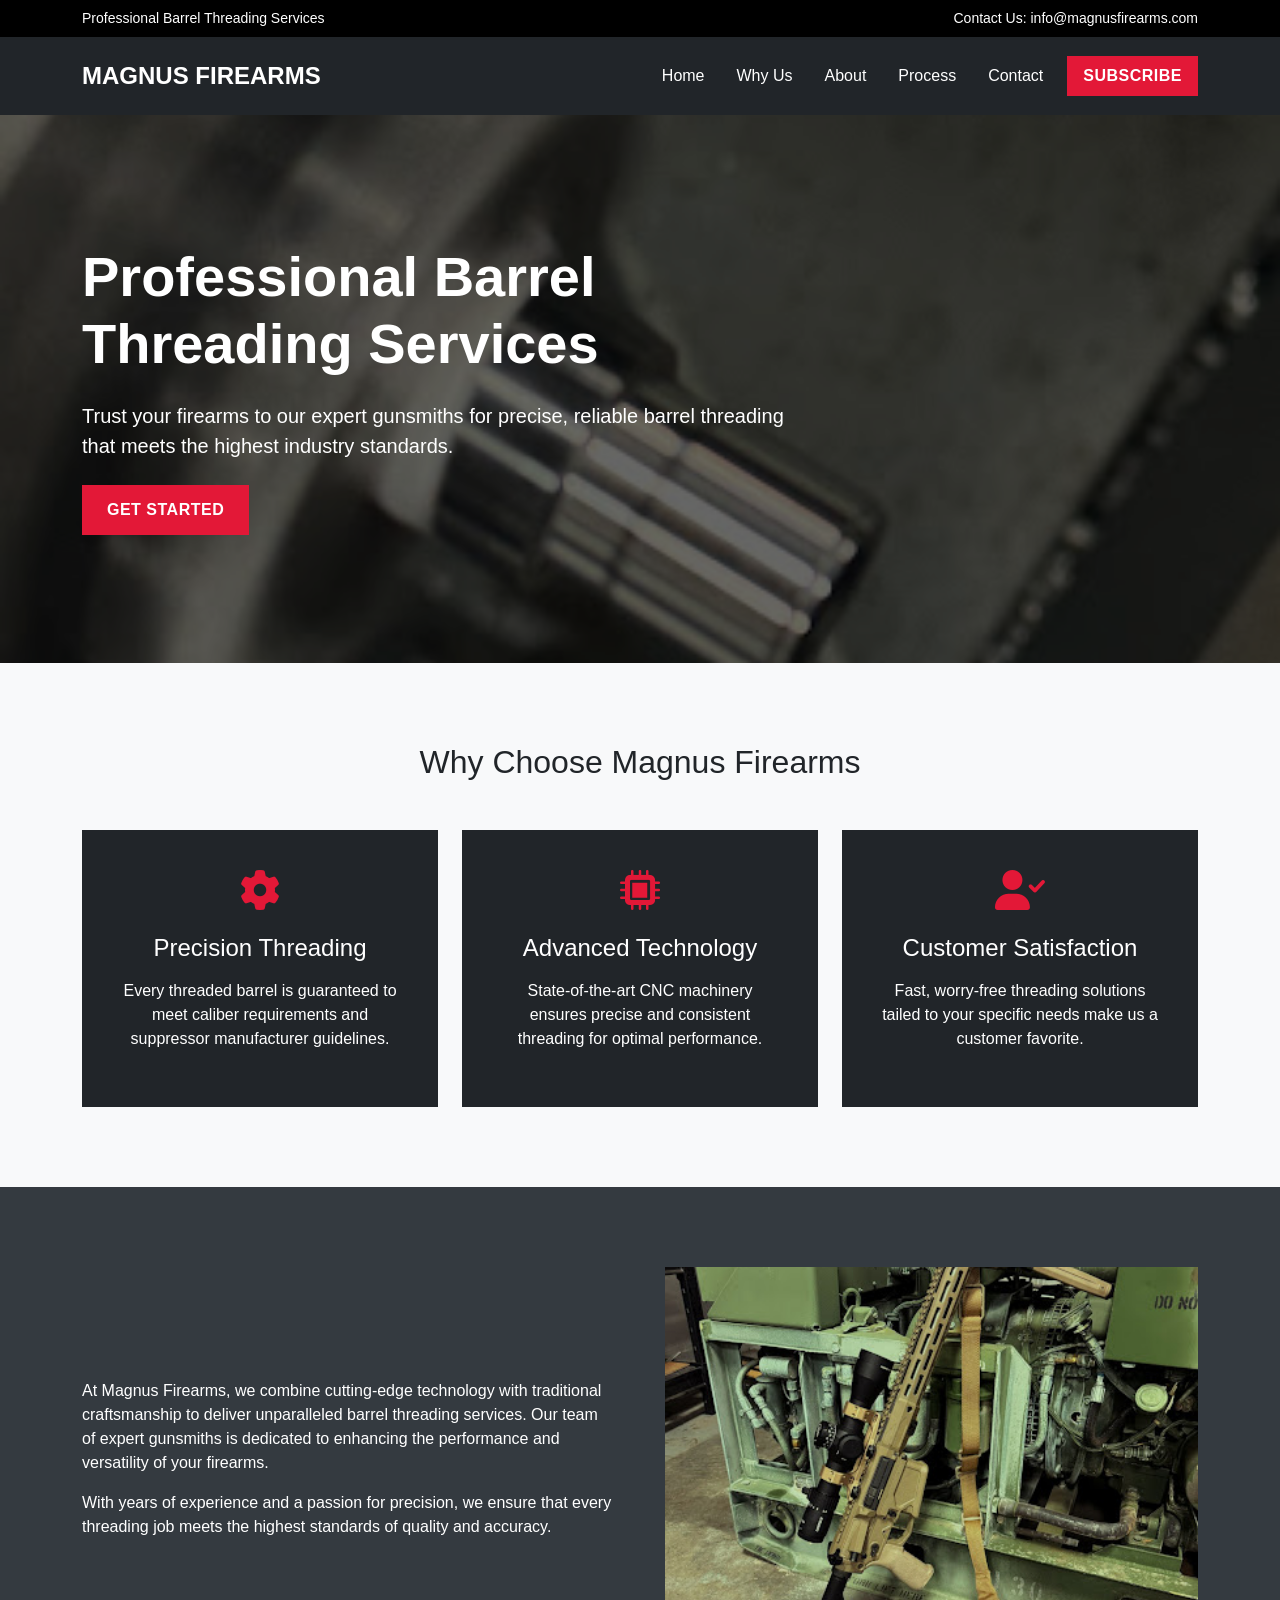
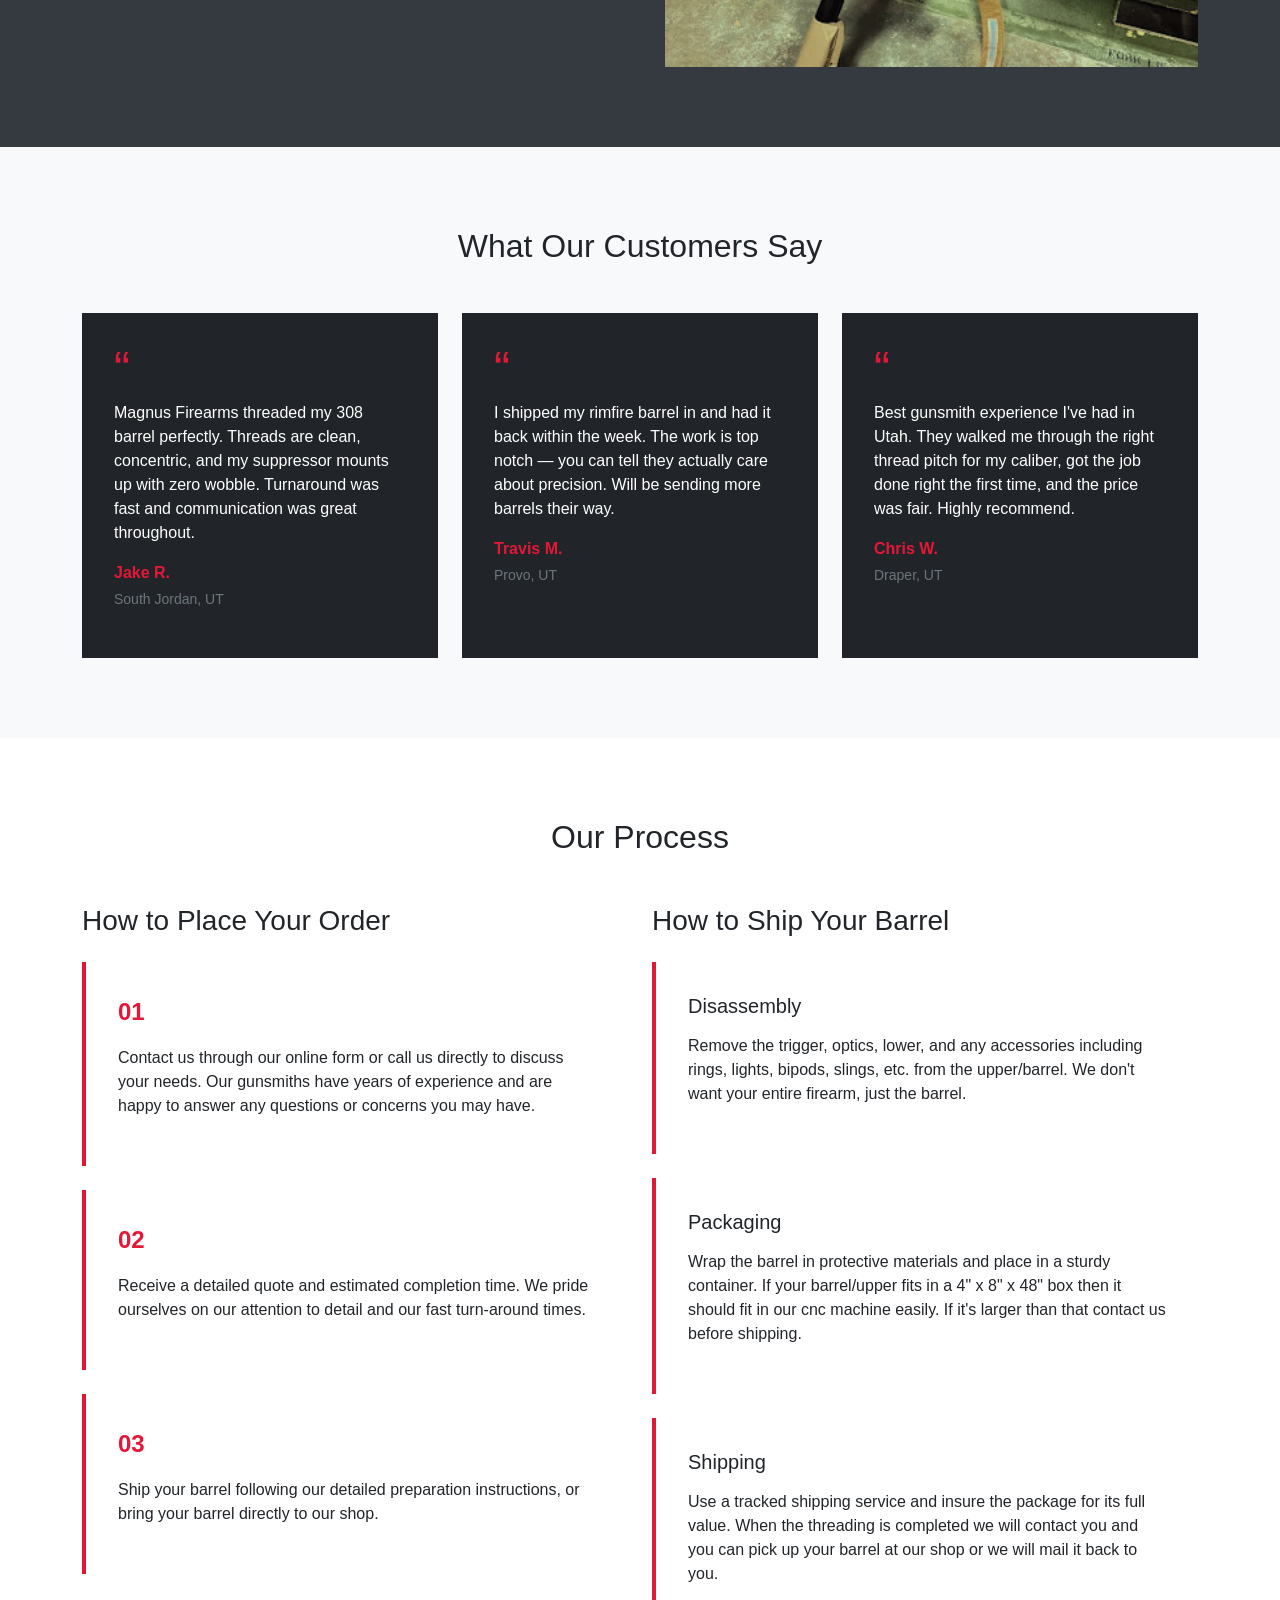
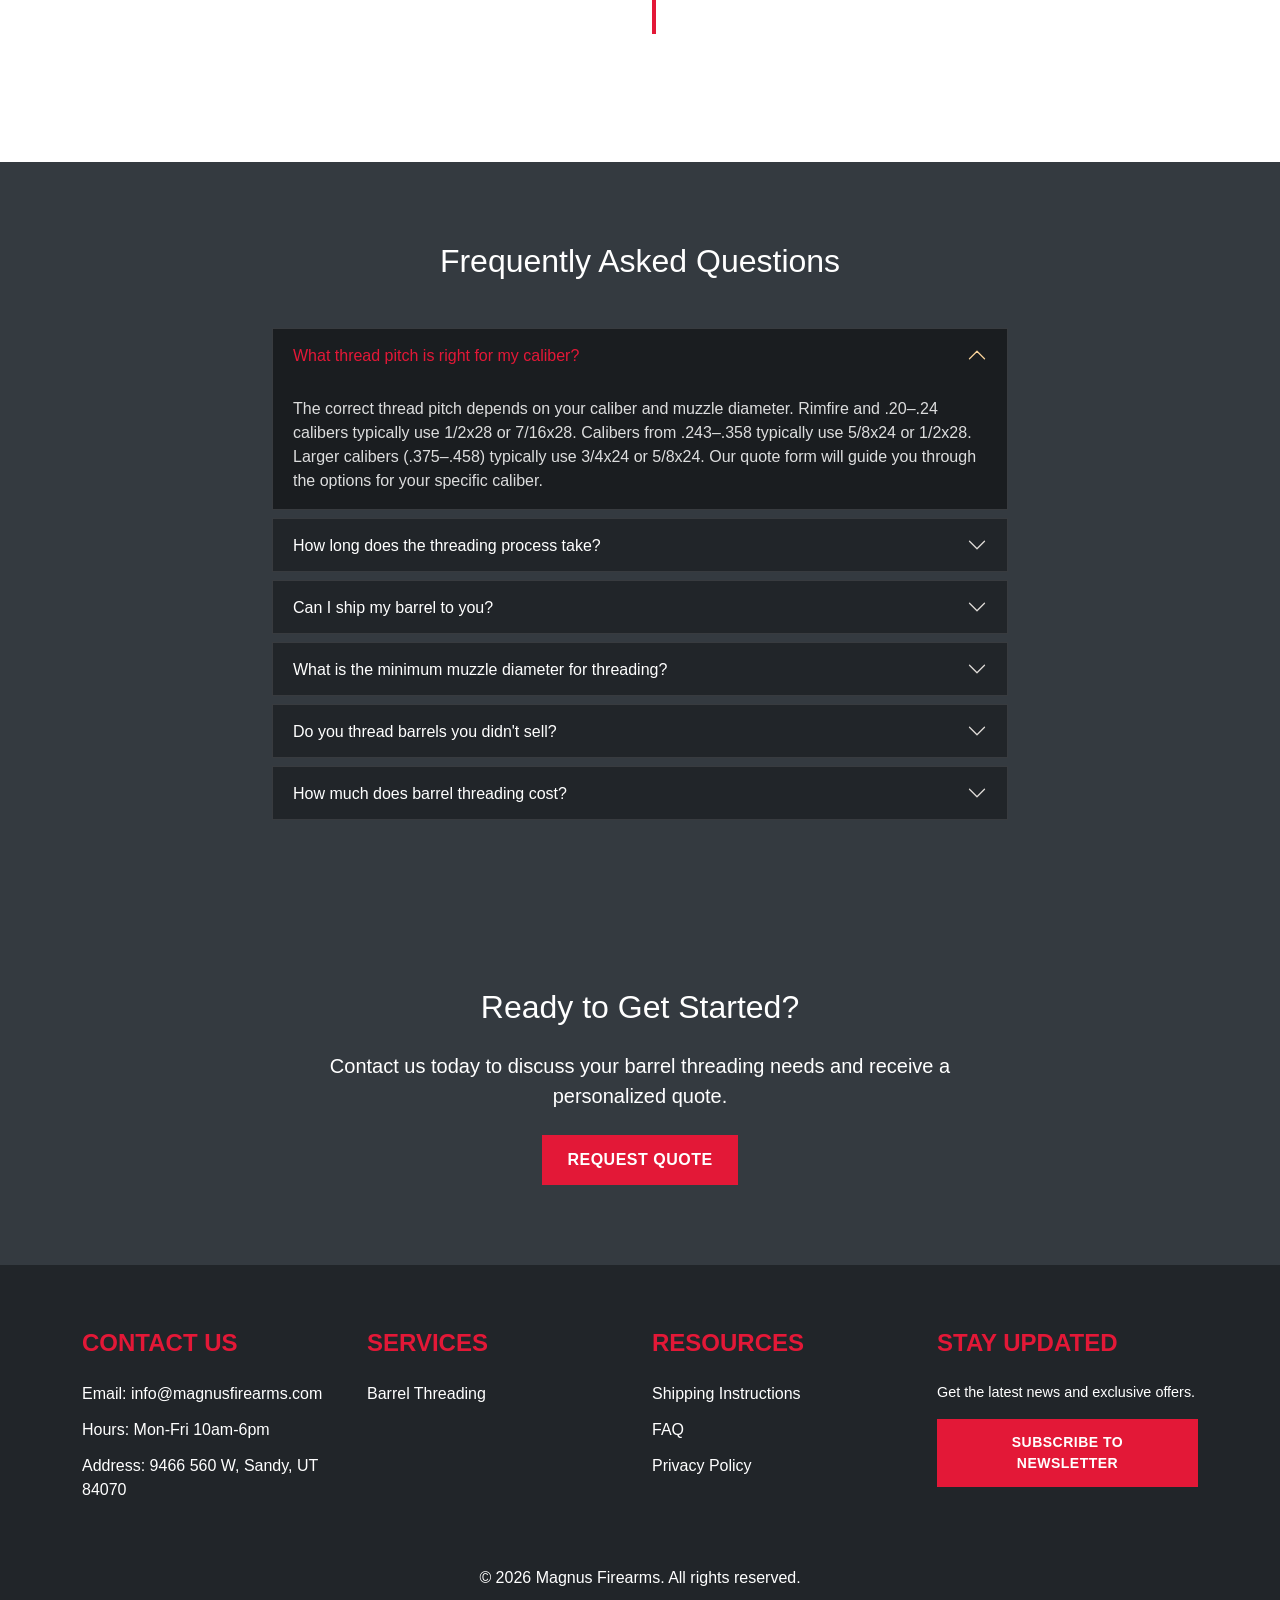
<file: index.html>
<!DOCTYPE html>
<html lang="en">
<head>
    <!-- Google tag (gtag.js) -->
    <script async src="https://www.googletagmanager.com/gtag/js?id=G-WM3WZN526B"></script>
    <script>
    window.dataLayer = window.dataLayer || [];
    function gtag(){dataLayer.push(arguments);}
    gtag('js', new Date());

    gtag('config', 'G-WM3WZN526B');
    </script>
    <meta charset="UTF-8">
    <meta name="viewport" content="width=device-width, initial-scale=1.0">
    <title>Magnus Firearms | Premium Barrel Threading Services</title>
    <script type="application/ld+json">
        {
          "@context": "https://schema.org",
          "@type": "ProfessionalService",
          "image": [
            "https://www.magnusfirearms.com/images/magnusFirearms1.jpg",
            "https://www.magnusfirearms.com/images/magnusFirearms2.jpg",
            "https://www.magnusfirearms.com/images/magnusFirearms3.jpg",
            "https://www.magnusfirearms.com/images/magnusFirearms4.jpg"
           ],
          "name": "Magnus Firearms",
          "description": "Expert barrel threading services for precision firearms. CNC machining ensures threads concentric to the bore every time.",
          "email": "info@magnusfirearms.com",
          "address": {
            "@type": "PostalAddress",
            "streetAddress": "9466 560 W",
            "addressLocality": "Sandy",
            "addressRegion": "UT",
            "postalCode": "84070",
            "addressCountry": "US"
          },
          "url": "https://www.magnusfirearms.com",
          "openingHoursSpecification": [
            {
              "@type": "OpeningHoursSpecification",
              "dayOfWeek": [
                "Monday",
                "Tuesday",
                "Wednesday",
                "Thursday",
                "Friday"
              ],
              "opens": "10:00",
              "closes": "18:00"
            }
          ]
        }
        </script>
    <meta name="description" content="Magnus Firearms offers expert barrel threading services for precision firearms. Our state-of-the-art CNC machine ensures unparalleled accuracy making your threads concentric to the bore every time.">
    <meta name="keywords" content="barrel threading, barrel threading service, suppressor barrel threading, gunsmith, 1/2-28 barrel threading, barrel threading utah, Sandy Utah gunsmith">
    <link rel="canonical" href="https://www.magnusfirearms.com">
    <!-- Open Graph / Social Sharing -->
    <meta property="og:type" content="website">
    <meta property="og:url" content="https://www.magnusfirearms.com">
    <meta property="og:site_name" content="Magnus Firearms">
    <meta property="og:title" content="Magnus Firearms | Premium Barrel Threading Services">
    <meta property="og:description" content="Expert barrel threading services in Sandy, Utah. CNC precision ensures threads concentric to the bore every time. Request a quote today.">
    <meta property="og:image" content="https://www.magnusfirearms.com/images/magnusFirearms3.jpg">
    <!-- Twitter Card -->
    <meta name="twitter:card" content="summary_large_image">
    <meta name="twitter:title" content="Magnus Firearms | Premium Barrel Threading Services">
    <meta name="twitter:description" content="Expert barrel threading services in Sandy, Utah. CNC precision ensures threads concentric to the bore every time.">
    <meta name="twitter:image" content="https://www.magnusfirearms.com/images/magnusFirearms3.jpg">
    <link rel="icon" type="image/x-icon" href="/favicon.ico">
    <link href="https://cdn.jsdelivr.net/npm/bootstrap@5.3.2/dist/css/bootstrap.min.css" rel="stylesheet">
    <link rel="stylesheet" href="https://cdnjs.cloudflare.com/ajax/libs/font-awesome/6.0.0-beta3/css/all.min.css">
    <link rel="stylesheet" href="/index.css">
    <script src="https://ajax.googleapis.com/ajax/libs/jquery/3.7.1/jquery.min.js"></script>
    <script src="index.js"></script>
</head>
<body>
    <div class="top-banner">
        <div class="container">
            <div class="d-flex justify-content-between align-items-center">
                <span>Professional Barrel Threading Services</span>
                <span>Contact Us: info@magnusfirearms.com</span>
            </div>
        </div>
    </div>

    <nav class="navbar navbar-expand-lg navbar-dark sticky-top">
        <div class="container">
            <a class="navbar-brand" href="#">MAGNUS FIREARMS</a>
            <button class="navbar-toggler" type="button" data-bs-toggle="collapse" data-bs-target="#navbarNav">
                <span class="navbar-toggler-icon"></span>
            </button>
            <div class="collapse navbar-collapse" id="navbarNav">
                <ul class="navbar-nav ms-auto">
                    <li class="nav-item">
                        <a class="nav-link" href="#home">Home</a>
                    </li>
                    <li class="nav-item">
                        <a class="nav-link" href="#services">Why Us</a>
                    </li>
                    <li class="nav-item">
                        <a class="nav-link" href="#why-us">About</a>
                    </li>
                    <li class="nav-item">
                        <a class="nav-link" href="#process">Process</a>
                    </li>
                    <li class="nav-item">
                        <a class="nav-link" href="#contact">Contact</a>
                    </li>
                    <li class="nav-item ms-lg-2">
                        <a class="nav-link btn btn-primary px-3" href="#" data-bs-toggle="modal" data-bs-target="#newsletterModal">Subscribe</a>
                    </li>
                </ul>
            </div>
        </div>
    </nav>

    <div id="thanksBanner" class="top-banner" style="display: none; background-color: #198754;">
        <div class="container">
            <div class="d-flex justify-content-between align-items-center">
                <span>Thanks for subscribing!</span>
            </div>
        </div>
    </div>

    <div id="submitBanner" class="top-banner" style="display: none; background-color: #198754;">
        <div class="container">
            <div class="d-flex justify-content-between align-items-center">
                <span>Thanks for reaching out! You can expect to hear back from us soon.</span>
            </div>
        </div>
    </div>

    <section id="home" class="hero">
        <div class="container">
            <div class="row">
                <div class="col-lg-8 col-md-10">
                    <h1 class="display-4 fw-bold mb-4">Professional Barrel Threading Services</h1>
                    <p class="lead mb-4">Trust your firearms to our expert gunsmiths for precise, reliable barrel threading that meets the highest industry standards.</p>
                    <a href="#" class="btn btn-primary" data-bs-toggle="modal" data-bs-target="#contactModal">Get Started</a>
                </div>
            </div>
        </div>
    </section>

    <section id="services" class="section section-light">
        <div class="container">
            <h2 class="text-center mb-5">Why Choose Magnus Firearms</h2>
            <div class="row g-4">
                <div class="col-lg-4">
                    <div class="card h-100 p-4">
                        <div class="card-body text-center">
                            <i class="fas fa-cog card-icon"></i>
                            <h3 class="h4 mb-3">Precision Threading</h3>
                            <p>Every threaded barrel is guaranteed to meet caliber requirements and suppressor manufacturer guidelines.</p>
                        </div>
                    </div>
                </div>
                <div class="col-lg-4">
                    <div class="card h-100 p-4">
                        <div class="card-body text-center">
                            <i class="fas fa-microchip card-icon"></i>
                            <h3 class="h4 mb-3">Advanced Technology</h3>
                            <p>State-of-the-art CNC machinery ensures precise and consistent threading for optimal performance.</p>
                        </div>
                    </div>
                </div>
                <div class="col-lg-4">
                    <div class="card h-100 p-4">
                        <div class="card-body text-center">
                            <i class="fas fa-user-check card-icon"></i>
                            <h3 class="h4 mb-3">Customer Satisfaction</h3>
                            <p>Fast, worry-free threading solutions tailed to your specific needs make us a customer favorite.</p>
                        </div>
                    </div>
                </div>
            </div>
        </div>
    </section>

    <section id="why-us" class="section section-dark">
        <div class="container">
            <div class="about-content">
                <div class="about-text">
                    <p>At Magnus Firearms, we combine cutting-edge technology with traditional craftsmanship to deliver unparalleled barrel threading services. Our team of expert gunsmiths is dedicated to enhancing the performance and versatility of your firearms.</p>
                    <p>With years of experience and a passion for precision, we ensure that every threading job meets the highest standards of quality and accuracy.</p>
                </div>
                <div class="about-image"></div>
            </div>
        </div>
    </section>

    <section id="testimonials" class="section section-light">
        <div class="container">
            <h2 class="text-center mb-5">What Our Customers Say</h2>
            <div class="row g-4">
                <!-- Replace these with real customer reviews -->
                <div class="col-lg-4">
                    <div class="testimonial-card">
                        <div class="testimonial-quote">&ldquo;</div>
                        <p>Magnus Firearms threaded my 308 barrel perfectly. Threads are clean, concentric, and my suppressor mounts up with zero wobble. Turnaround was fast and communication was great throughout.</p>
                        <p class="testimonial-author">Jake R.</p>
                        <p class="testimonial-location">South Jordan, UT</p>
                    </div>
                </div>
                <div class="col-lg-4">
                    <div class="testimonial-card">
                        <div class="testimonial-quote">&ldquo;</div>
                        <p>I shipped my rimfire barrel in and had it back within the week. The work is top notch — you can tell they actually care about precision. Will be sending more barrels their way.</p>
                        <p class="testimonial-author">Travis M.</p>
                        <p class="testimonial-location">Provo, UT</p>
                    </div>
                </div>
                <div class="col-lg-4">
                    <div class="testimonial-card">
                        <div class="testimonial-quote">&ldquo;</div>
                        <p>Best gunsmith experience I've had in Utah. They walked me through the right thread pitch for my caliber, got the job done right the first time, and the price was fair. Highly recommend.</p>
                        <p class="testimonial-author">Chris W.</p>
                        <p class="testimonial-location">Draper, UT</p>
                    </div>
                </div>
            </div>
        </div>
    </section>

    <section id="process" class="section">
        <div class="container">
            <h2 class="text-center mb-5">Our Process</h2>
            <div class="row">
                <div class="col-lg-6 mb-4">
                    <h3 class="mb-4">How to Place Your Order</h3>
                    <div class="step-card">
                        <div class="step-number">01</div>
                        <p>Contact us through our online form or call us directly to discuss your needs. Our gunsmiths have years of experience and are happy to answer any questions or concerns you may have.</p>
                    </div>
                    <div class="step-card">
                        <div class="step-number">02</div>
                        <p>Receive a detailed quote and estimated completion time. We pride ourselves on our attention to detail and our fast turn-around times.</p>
                    </div>
                    <div class="step-card">
                        <div class="step-number">03</div>
                        <p>Ship your barrel following our detailed preparation instructions, or bring your barrel directly to our shop.</p>
                    </div>
                </div>
                <div class="col-lg-6 mb-4">
                    <h3 class="mb-4">How to Ship Your Barrel</h3>
                    <div class="step-card">
                        <h4 class="h5 mb-3">Disassembly</h4>
                        <p>Remove the trigger, optics, lower, and any accessories including rings, lights, bipods, slings, etc. from the upper/barrel. We don't want your entire firearm, just the barrel.</p>
                    </div>
                    <div class="step-card">
                        <h4 class="h5 mb-3">Packaging</h4>
                        <p>Wrap the barrel in protective materials and place in a sturdy container. If your barrel/upper fits in a 4" x 8" x 48" box then it should fit in our cnc machine easily. If it's larger than that contact us before shipping.</p>
                    </div>
                    <div class="step-card">
                        <h4 class="h5 mb-3">Shipping</h4>
                        <p>Use a tracked shipping service and insure the package for its full value. When the threading is completed we will contact you and you can pick up your barrel at our shop or we will mail it back to you.</p>
                    </div>
                </div>
            </div>
        </div>
    </section>

    <section id="faq" class="section section-dark">
        <div class="container">
            <h2 class="text-center mb-5">Frequently Asked Questions</h2>
            <div class="row justify-content-center">
                <div class="col-lg-8">
                    <div class="accordion" id="faqAccordion">
                        <div class="accordion-item">
                            <h3 class="accordion-header">
                                <button class="accordion-button" type="button" data-bs-toggle="collapse" data-bs-target="#faq1">
                                    What thread pitch is right for my caliber?
                                </button>
                            </h3>
                            <div id="faq1" class="accordion-collapse collapse show" data-bs-parent="#faqAccordion">
                                <div class="accordion-body">
                                    The correct thread pitch depends on your caliber and muzzle diameter. Rimfire and .20–.24 calibers typically use 1/2x28 or 7/16x28. Calibers from .243–.358 typically use 5/8x24 or 1/2x28. Larger calibers (.375–.458) typically use 3/4x24 or 5/8x24. Our quote form will guide you through the options for your specific caliber.
                                </div>
                            </div>
                        </div>
                        <div class="accordion-item">
                            <h3 class="accordion-header">
                                <button class="accordion-button collapsed" type="button" data-bs-toggle="collapse" data-bs-target="#faq2">
                                    How long does the threading process take?
                                </button>
                            </h3>
                            <div id="faq2" class="accordion-collapse collapse" data-bs-parent="#faqAccordion">
                                <div class="accordion-body">
                                    Most barrel threading jobs are completed within a few business days of receiving your barrel. We will contact you as soon as the work is done so you can arrange pickup or return shipping.
                                </div>
                            </div>
                        </div>
                        <div class="accordion-item">
                            <h3 class="accordion-header">
                                <button class="accordion-button collapsed" type="button" data-bs-toggle="collapse" data-bs-target="#faq3">
                                    Can I ship my barrel to you?
                                </button>
                            </h3>
                            <div id="faq3" class="accordion-collapse collapse" data-bs-parent="#faqAccordion">
                                <div class="accordion-body">
                                    Yes. You can ship your barrel directly to us — no FFL transfer is required for a barrel alone. Use a tracked shipping service and insure the package for its full value. See our Process section for full shipping instructions.
                                </div>
                            </div>
                        </div>
                        <div class="accordion-item">
                            <h3 class="accordion-header">
                                <button class="accordion-button collapsed" type="button" data-bs-toggle="collapse" data-bs-target="#faq4">
                                    What is the minimum muzzle diameter for threading?
                                </button>
                            </h3>
                            <div id="faq4" class="accordion-collapse collapse" data-bs-parent="#faqAccordion">
                                <div class="accordion-body">
                                    The minimum muzzle diameter depends on the thread pitch. For 1/2x28 and 7/16x28, the minimum is .560". For 5/8x24, the minimum is .685". For 3/4x24, the minimum is .810". If your barrel does not meet the minimum diameter for your desired thread pitch, we will let you know before any work is performed.
                                </div>
                            </div>
                        </div>
                        <div class="accordion-item">
                            <h3 class="accordion-header">
                                <button class="accordion-button collapsed" type="button" data-bs-toggle="collapse" data-bs-target="#faq5">
                                    Do you thread barrels you didn't sell?
                                </button>
                            </h3>
                            <div id="faq5" class="accordion-collapse collapse" data-bs-parent="#faqAccordion">
                                <div class="accordion-body">
                                    Yes. We thread barrels regardless of where they were purchased. Simply request a quote with your caliber and thread pitch, and we'll take it from there.
                                </div>
                            </div>
                        </div>
                        <div class="accordion-item">
                            <h3 class="accordion-header">
                                <button class="accordion-button collapsed" type="button" data-bs-toggle="collapse" data-bs-target="#faq6">
                                    How much does barrel threading cost?
                                </button>
                            </h3>
                            <div id="faq6" class="accordion-collapse collapse" data-bs-parent="#faqAccordion">
                                <div class="accordion-body">
                                    Pricing varies depending on the caliber, thread pitch, and condition of the barrel. Request a free quote and we'll provide a personalized price for your specific job.
                                </div>
                            </div>
                        </div>
                    </div>
                </div>
            </div>
        </div>
    </section>

    <section id="contact" class="section section-dark">
        <div class="container">
            <div class="row justify-content-center">
                <div class="col-lg-8 text-center">
                    <h2 class="mb-4">Ready to Get Started?</h2>
                    <p class="lead mb-4">Contact us today to discuss your barrel threading needs and receive a personalized quote.</p>
                    <a href="#" class="btn btn-primary" data-bs-toggle="modal" data-bs-target="#contactModal">Request Quote</a>
                </div>
            </div>
        </div>
    </section>

    <footer>
        <div class="container">
            <div class="row">
                <div class="col-lg-3 col-md-6 mb-4">
                    <h4 class="footer-title">CONTACT US</h4>
                    <ul class="footer-links">
                        <li>Email: info@magnusfirearms.com</li>
                        <li>Hours: Mon-Fri 10am-6pm</li>
                        <li>Address: 9466 560 W, Sandy, UT 84070</li>
                    </ul>
                </div>
                <div class="col-lg-3 col-md-6 mb-4">
                    <h4 class="footer-title">SERVICES</h4>
                    <ul class="footer-links">
                        <li><a href="#">Barrel Threading</a></li>
                    </ul>
                </div>
                <div class="col-lg-3 col-md-6 mb-4">
                    <h4 class="footer-title">RESOURCES</h4>
                    <ul class="footer-links">
                        <li><a href="#process">Shipping Instructions</a></li>
                        <li><a href="#faq">FAQ</a></li>
                        <li><a href="/privacy.html">Privacy Policy</a></li>
                    </ul>
                </div>
                <div class="col-lg-3 col-md-6 mb-4">
                    <h4 class="footer-title">STAY UPDATED</h4>
                    <p style="font-size: 0.9rem;">Get the latest news and exclusive offers.</p>
                    <a href="#" class="btn btn-primary btn-sm" data-bs-toggle="modal" data-bs-target="#newsletterModal">Subscribe to Newsletter</a>
                </div>
            </div>
            <div class="row mt-4">
                <div class="col-12 text-center">
                    <p class="mb-0">&copy; 2026 Magnus Firearms. All rights reserved.</p>
                </div>
            </div>
        </div>
    </footer>

    <!-- Newsletter Modal -->
    <div class="modal fade newsletter-modal" id="newsletterModal" tabindex="-1" aria-labelledby="newsletterModalLabel" aria-hidden="true">
        <div class="modal-dialog modal-dialog-centered">
            <div class="modal-content">
                <div class="modal-header">
                    <h5 class="modal-title" id="newsletterModalLabel">JOIN OUR NEWSLETTER</h5>
                    <button type="button" class="btn-close" data-bs-dismiss="modal" aria-label="Close"></button>
                </div>
                <div class="modal-body">
                    <p>Stay updated with our latest products and exclusive offers!</p>
                    <div id="newsletterError" class="alert alert-danger d-none" role="alert">
                        Something went wrong. Please try again, or email us at <a href="mailto:info@magnusfirearms.com" class="alert-link">info@magnusfirearms.com</a>.
                    </div>
                    <form id="newsletterForm">
                        <div class="mb-3">
                            <input type="email" class="form-control" id="newsletterEmail" placeholder="Enter your email" required>                            
                            <div class="invalid-feedback">
                                Please enter a valid email address
                            </div>
                        </div>
                        <div class="mb-3">
                            <input type="text" class="form-control" placeholder="Enter your name (optional)" id="newsletterName">
                        </div>

                        
                        <div class="mb-3">
                            <label for="newsletterDob" class="form-label">Date of Birth</label>
                            <input type="date" class="form-control" id="newsletterDob" required>
                            <div class="invalid-feedback" id="dobFeedback">
                                You must be 18 or older to subscribe
                            </div>
                        </div>
                        <button type="submit" class="btn btn-primary">Subscribe</button>
                    </form>
                </div>
            </div>
        </div>
    </div>

    <script src="https://cdn.jsdelivr.net/npm/bootstrap@5.3.2/dist/js/bootstrap.bundle.min.js"></script>
    <script>
        // Navbar background change on scroll
        window.addEventListener('scroll', () => {
            const navbar = document.querySelector('.navbar');
            if (window.scrollY > 100) {
                navbar.style.backgroundColor = 'rgba(33, 37, 41, 0.95)';
            } else {
                navbar.style.backgroundColor = 'var(--dark-gray)';
            }
        });

        // Newsletter Modal
        let hasShownModal = false;
        const newsletterModal = new bootstrap.Modal(document.getElementById('newsletterModal'));

        document.addEventListener('mouseleave', (event) => {
            if (event.clientY <= 0 && !hasShownModal) {
                newsletterModal.show();
                hasShownModal = true;
            }
        });

        document.getElementById('newsletterForm').addEventListener('submit', function(e) {
            e.preventDefault();
            const form = document.getElementById('newsletterForm');
            const dobInput = document.getElementById('newsletterDob');
            const dob = new Date(dobInput.value);
            const today = new Date();
            let age = today.getFullYear() - dob.getFullYear();
            const monthDiff = today.getMonth() - dob.getMonth();
            if (monthDiff < 0 || (monthDiff === 0 && today.getDate() < dob.getDate())) {
                age--;
            }
            if (age < 18) {
                dobInput.setCustomValidity('Must be 18 or older');
                document.getElementById('dobFeedback').textContent = 'You must be 18 or older to subscribe';
            } else {
                dobInput.setCustomValidity('');
            }
            if (form.checkValidity()) {
                var data = {
                    service_id: 'service_dor6xx9',
                    template_id: 'template_8gk2kci',
                    user_id: '3R_XdgO-IPnpLws-T',
                    template_params: {
                        message: document.getElementById('newsletterEmail').value + " has subscribed to Magnus Firearms newsletter",
                        name: document.getElementById('newsletterName').value,
                        from_name: document.getElementById('newsletterName').value || document.getElementById('newsletterEmail').value,
                        reply_to: document.getElementById('newsletterEmail').value
                    }
                };
                    
                $.ajax('https://api.emailjs.com/api/v1.0/email/send', {
                    type: 'POST',
                    data: JSON.stringify(data),
                    contentType: 'application/json'
                }).then(function(response) {
                    clearNewsletterModal();
                    $("#thanksBanner").show();
                    setTimeout(function() {
                        $("#thanksBanner").hide();
                    }, 3000);

                }, function(error) {
                    document.getElementById('newsletterError').classList.remove('d-none');
                });
            }
            form.classList.add('was-validated');
        });

    </script>

        <!-- Contact Modal -->
        <div class="modal fade" id="contactModal" tabindex="-1" aria-labelledby="contactModalLabel" aria-hidden="true">
            <div class="modal-dialog modal-dialog-centered">
                <div class="modal-content bg-dark text-white">
                    <div class="modal-header border-secondary">
                        <h5 class="modal-title" id="contactModalLabel">Contact Us</h5>
                        <button type="button" class="btn-close btn-close-white" data-bs-dismiss="modal" aria-label="Close"></button>
                    </div>
                    <div class="modal-body">
                        <div id="contactError" class="alert alert-danger d-none" role="alert">
                            Something went wrong sending your message. Please try again, or email us directly at <a href="mailto:info@magnusfirearms.com" class="alert-link">info@magnusfirearms.com</a>.
                        </div>
                        <form id="contactForm" class="needs-validation" novalidate>
                            <div class="mb-3">
                                <label for="name" class="form-label">Full Name</label>
                                <input type="text" class="form-control bg-secondary text-white border-0" id="name" required>
                                <div class="invalid-feedback">
                                    Please enter your name
                                </div>
                            </div>
                            <div class="mb-3">
                                <label for="email" class="form-label">Email Address</label>
                                <input type="email" class="form-control bg-secondary text-white border-0" id="email" required>
                                <div class="invalid-feedback">
                                    Please enter a valid email address
                                </div>
                            </div>
                            <div class="mb-3">
                                <label for="phone" class="form-label">Phone Number</label>
                                <input type="tel" class="form-control bg-secondary text-white border-0" id="phone">
                                <div class="invalid-feedback">
                                    Please enter your phone number
                                </div>
                            </div>
                            <div class="mb-3">
                                <label for="caliber" class="form-label">Caliber</label>
                                <select onchange="onCaliberChange();" class="form-select bg-secondary text-white border-0" id="caliber" required>
                                    <option value="">Select a caliber</option>
                                    <option value="rimfire">Rimfire</option>
                                    <option value=".20to.24">.20 to .24</option>
                                    <option value=".243to.358">.243 to .358</option>
                                    <option value=".375to.458">.375 to .458</option>
                                </select>
                                <div class="invalid-feedback">
                                    Please select a caliber
                                </div>
                            </div>
                            <div class="mb-3">
                                <label for="thread pitch" class="form-label">Thread Pitch</label>
                                <select class="form-select bg-secondary text-white border-0" id="thread pitch" required>
                                    <option value="">Select a thread pitch</option>
                                    <option value="1/2x28">1/2x28</option>
                                    <option value="5/8x24">5/8x24</option>
                                    <option value="3/4x24">3/4x24</option>
                                    <option value="7/16x28">7/16x28</option>
                                </select>
                                <div class="invalid-feedback">
                                    Please select a thread pitch
                                </div>
                            </div>
                            <div class="mb-3">
                                <label id="thread_pitch_msg" for="message" class="form-label"></label>
                            </div>
                            <div class="mb-3">
                                <label for="message" class="form-label">Message</label>
                                <textarea class="form-control bg-secondary text-white border-0" id="message" rows="4"></textarea>
                                <div class="invalid-feedback">
                                    Please enter any additional notes
                                </div>
                            </div>
                        </form>
                    </div>
                    <div class="modal-footer border-secondary">
                        <button type="button" class="btn btn-secondary" data-bs-dismiss="modal">Close</button>
                        <button class="btn btn-primary" onclick="sendEmail();">Send Message</button>
                    </div>
                </div>
            </div>
        </div>

</body>
</html>
</file>
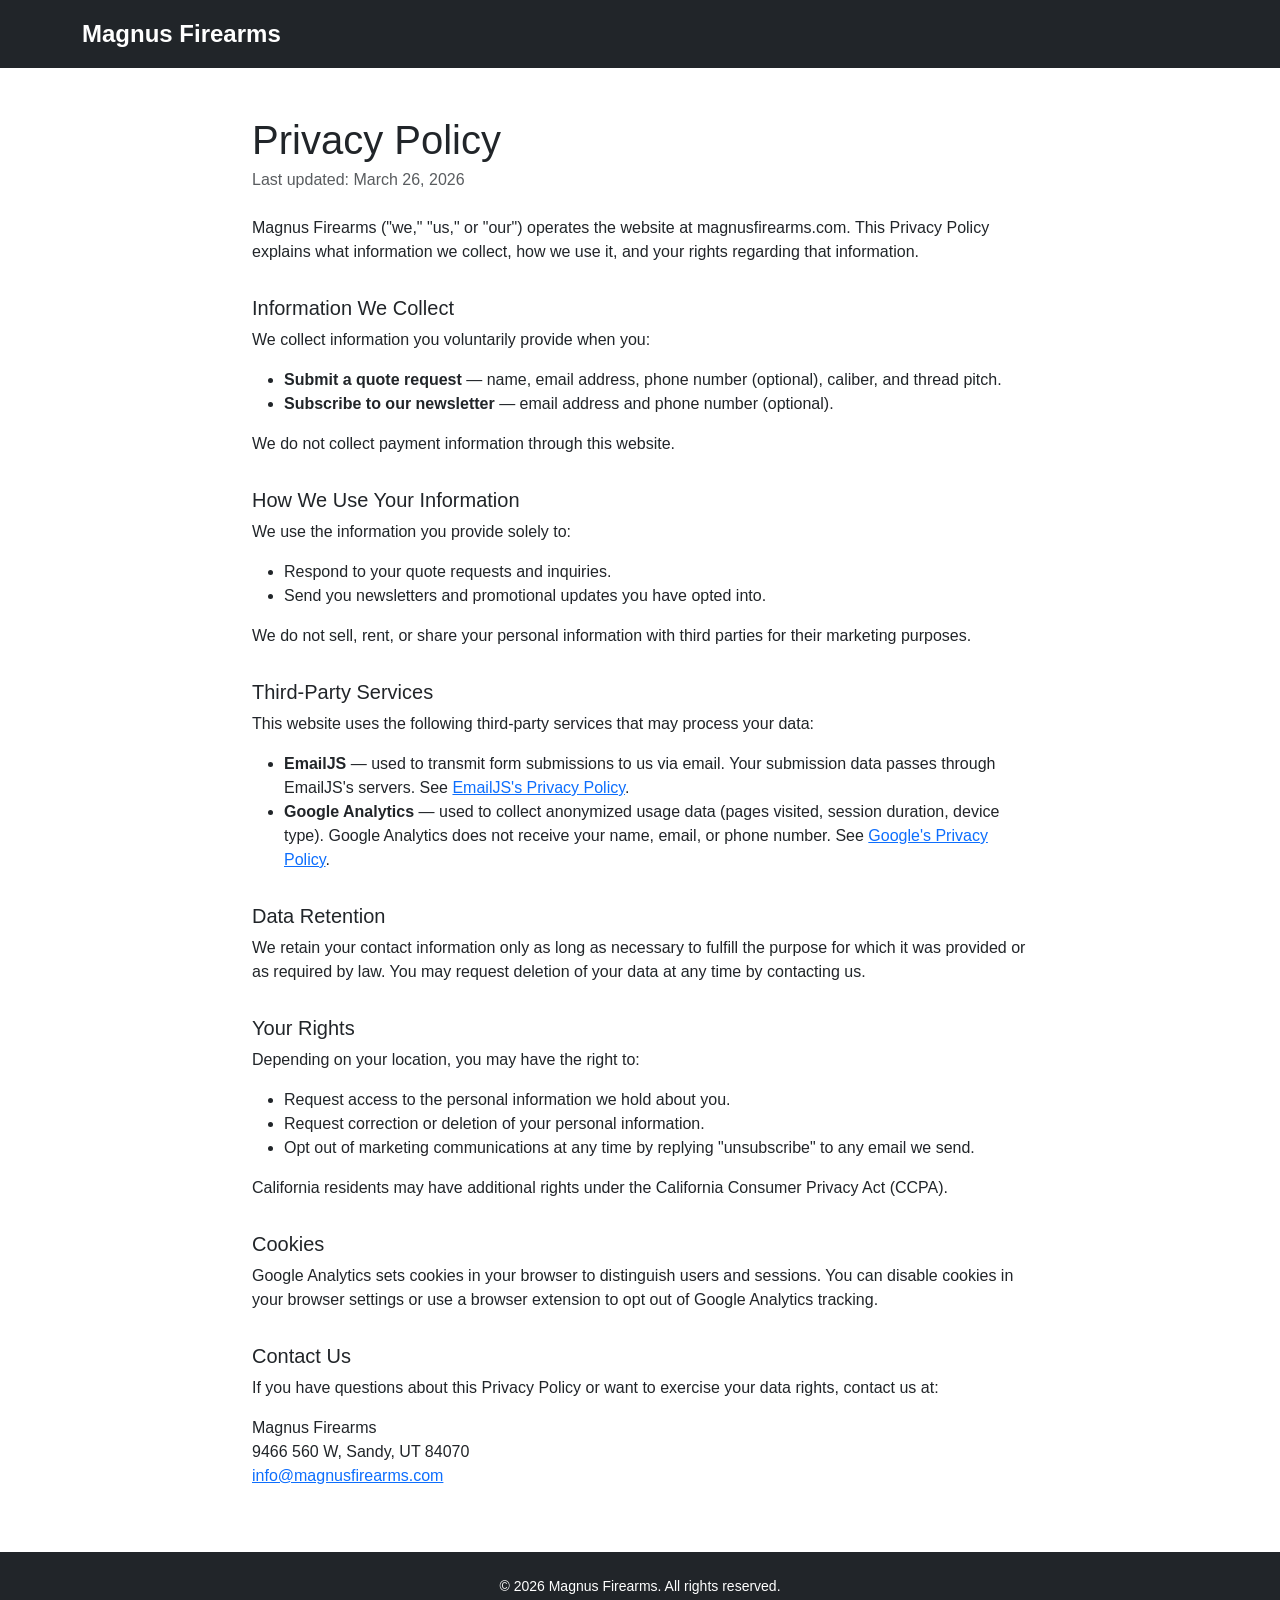
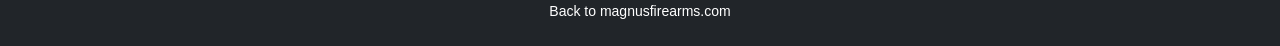
<file: privacy.html>
<!DOCTYPE html>
<html lang="en">
<head>
    <meta charset="UTF-8">
    <meta name="viewport" content="width=device-width, initial-scale=1.0">
    <title>Privacy Policy | Magnus Firearms</title>
    <meta name="description" content="Privacy Policy for Magnus Firearms. Learn how we collect, use, and protect your personal information.">
    <link rel="canonical" href="https://www.magnusfirearms.com/privacy.html">
    <meta name="robots" content="noindex">
    <link href="https://cdn.jsdelivr.net/npm/bootstrap@5.3.2/dist/css/bootstrap.min.css" rel="stylesheet">
    <link rel="icon" type="image/x-icon" href="/favicon.ico">
    <style>
        :root { --primary-red: #E31837; --dark-gray: #212529; }
        body { font-family: -apple-system, BlinkMacSystemFont, "Segoe UI", Roboto, "Helvetica Neue", Arial, sans-serif; }
        header { background-color: var(--dark-gray); padding: 1rem 0; }
        header a { color: #fff; text-decoration: none; font-size: 1.5rem; font-weight: bold; }
        header a:hover { color: var(--primary-red); }
        h1, h2 { color: var(--dark-gray); }
        h2 { font-size: 1.25rem; margin-top: 2rem; }
        footer { background-color: var(--dark-gray); color: #fff; padding: 1.5rem 0; font-size: 0.875rem; }
        footer a { color: #fff; text-decoration: none; }
        footer a:hover { color: var(--primary-red); }
    </style>
</head>
<body>
    <header>
        <div class="container">
            <a href="/">Magnus Firearms</a>
        </div>
    </header>

    <main class="container py-5" style="max-width: 800px;">
        <h1 class="mb-1">Privacy Policy</h1>
        <p class="text-muted mb-4">Last updated: March 26, 2026</p>

        <p>Magnus Firearms ("we," "us," or "our") operates the website at magnusfirearms.com. This Privacy Policy explains what information we collect, how we use it, and your rights regarding that information.</p>

        <h2>Information We Collect</h2>
        <p>We collect information you voluntarily provide when you:</p>
        <ul>
            <li><strong>Submit a quote request</strong> — name, email address, phone number (optional), caliber, and thread pitch.</li>
            <li><strong>Subscribe to our newsletter</strong> — email address and phone number (optional).</li>
        </ul>
        <p>We do not collect payment information through this website.</p>

        <h2>How We Use Your Information</h2>
        <p>We use the information you provide solely to:</p>
        <ul>
            <li>Respond to your quote requests and inquiries.</li>
            <li>Send you newsletters and promotional updates you have opted into.</li>
        </ul>
        <p>We do not sell, rent, or share your personal information with third parties for their marketing purposes.</p>

        <h2>Third-Party Services</h2>
        <p>This website uses the following third-party services that may process your data:</p>
        <ul>
            <li><strong>EmailJS</strong> — used to transmit form submissions to us via email. Your submission data passes through EmailJS's servers. See <a href="https://www.emailjs.com/legal/privacy-policy/" target="_blank" rel="noopener">EmailJS's Privacy Policy</a>.</li>
            <li><strong>Google Analytics</strong> — used to collect anonymized usage data (pages visited, session duration, device type). Google Analytics does not receive your name, email, or phone number. See <a href="https://policies.google.com/privacy" target="_blank" rel="noopener">Google's Privacy Policy</a>.</li>
        </ul>

        <h2>Data Retention</h2>
        <p>We retain your contact information only as long as necessary to fulfill the purpose for which it was provided or as required by law. You may request deletion of your data at any time by contacting us.</p>

        <h2>Your Rights</h2>
        <p>Depending on your location, you may have the right to:</p>
        <ul>
            <li>Request access to the personal information we hold about you.</li>
            <li>Request correction or deletion of your personal information.</li>
            <li>Opt out of marketing communications at any time by replying "unsubscribe" to any email we send.</li>
        </ul>
        <p>California residents may have additional rights under the California Consumer Privacy Act (CCPA).</p>

        <h2>Cookies</h2>
        <p>Google Analytics sets cookies in your browser to distinguish users and sessions. You can disable cookies in your browser settings or use a browser extension to opt out of Google Analytics tracking.</p>

        <h2>Contact Us</h2>
        <p>If you have questions about this Privacy Policy or want to exercise your data rights, contact us at:</p>
        <p>
            Magnus Firearms<br>
            9466 560 W, Sandy, UT 84070<br>
            <a href="mailto:info@magnusfirearms.com">info@magnusfirearms.com</a>
        </p>
    </main>

    <footer>
        <div class="container text-center">
            <p class="mb-1">&copy; 2026 Magnus Firearms. All rights reserved.</p>
            <a href="/">Back to magnusfirearms.com</a>
        </div>
    </footer>
</body>
</html>
</file>
<file: index.css>
:root {
    --primary-red: #E31837;
    --dark-gray: #212529;
    --medium-gray: #343a40;
    --light-gray: #6c757d;
}

body {
    font-family: -apple-system, BlinkMacSystemFont, "Segoe UI", Roboto, "Helvetica Neue", Arial, sans-serif;
}

.top-banner {
    background-color: #000;
    color: #fff;
    font-size: 0.875rem;
    padding: 0.5rem 0;
}

.navbar {
    background-color: var(--dark-gray);
    padding: 1rem 0;
}

.navbar-brand {
    font-size: 1.5rem;
    font-weight: bold;
    color: #fff !important;
}

.nav-link {
    color: #fff !important;
    font-weight: 500;
    padding: 0.5rem 1rem !important;
}

.nav-link:hover {
    color: var(--primary-red) !important;
}

.hero {
    background-color: var(--medium-gray);
    color: #fff;
    padding: 8rem 0;
    position: relative;
    background-image: linear-gradient(rgba(0, 0, 0, 0.6), rgba(0, 0, 0, 0.6)), url('/images/magnusFirearms4.jpg?height=1080&width=1920&text=Precision Barrel Threading');
    background-size: cover;
    background-position: center;
}

.btn-primary {
    background-color: var(--primary-red);
    border-color: var(--primary-red);
    border-radius: 0;
    padding: 0.75rem 1.5rem;
    text-transform: uppercase;
    font-weight: 600;
    letter-spacing: 0.5px;
}

.btn-primary:hover {
    background-color: #c41230;
    border-color: #c41230;
}

button:active {
    background-color: #c41230 !important;
    border-color: #c41230 !important;
}

button:focus-visible {
    background-color: #c41230 !important;
    border-color: #c41230 !important;
}

.btn-primary:active {
    background-color: #c41230 !important;
    border-color: #c41230 !important;
}

.btn-primary:focus-visible {
    background-color: #c41230 !important;
    border-color: #c41230 !important;
}

.section {
    padding: 5rem 0;
}

.section-dark {
    background-color: var(--medium-gray);
    color: #fff;
}

.section-light {
    background-color: #f8f9fa;
}

.card {
    border: none;
    border-radius: 0;
    background-color: var(--dark-gray);
    color: #fff;
    transition: transform 0.3s ease;
}

.card:hover {
    transform: translateY(-5px);
}

.card-icon {
    font-size: 2.5rem;
    color: var(--primary-red);
    margin-bottom: 1.5rem;
}

.step-card {
    background-color: #fff;
    padding: 2rem;
    margin-bottom: 1.5rem;
    border-left: 4px solid var(--primary-red);
}

.step-number {
    color: var(--primary-red);
    font-size: 1.5rem;
    font-weight: bold;
    margin-bottom: 1rem;
}

footer {
    background-color: var(--dark-gray);
    color: #fff;
    padding: 4rem 0 2rem;
}

.footer-title {
    color: var(--primary-red);
    font-weight: bold;
    margin-bottom: 1.5rem;
}

.footer-links {
    list-style: none;
    padding: 0;
}

.footer-links li {
    margin-bottom: 0.75rem;
}

.footer-links a {
    color: #fff;
    text-decoration: none;
}

.footer-links a:hover {
    color: var(--primary-red);
}

.about-content {
    display: flex;
    align-items: center;
    gap: 50px;
}
.about-text {
    flex: 1;
}
.about-image {
    flex: 1;
    height: 400px;
    background-image: url('/images/magnusFirearms3.jpg?height=400&width=600&text=Our Workshop');
    background-size: cover;
    background-position: center;
}

@media (max-width: 768px) {
    .navbar-collapse {
        background-color: var(--dark-gray);
        padding: 1rem;
        margin-top: 1rem;
    }
    .about-content, .why-us-content {
        flex-direction: column;
    }
    .about-image {
        width: 100%;
    }
}


/* Testimonials */
.testimonial-card {
    background-color: var(--dark-gray);
    color: #fff;
    padding: 2rem;
    height: 100%;
}
.testimonial-quote {
    font-size: 3rem;
    color: var(--primary-red);
    line-height: 1;
    margin-bottom: 0.5rem;
}
.testimonial-author {
    color: var(--primary-red);
    font-weight: 600;
    margin-top: 1rem;
    margin-bottom: 0.25rem;
}
.testimonial-location {
    color: var(--light-gray);
    font-size: 0.875rem;
}

/* FAQ Accordion */
#faq .accordion-item {
    background-color: var(--dark-gray);
    border: 1px solid rgba(255,255,255,0.1);
    border-radius: 0 !important;
    margin-bottom: 0.5rem;
}
#faq .accordion-button {
    background-color: var(--dark-gray);
    color: #fff;
    border-radius: 0 !important;
    font-weight: 500;
}
#faq .accordion-button:not(.collapsed) {
    background-color: #1a1d20;
    color: var(--primary-red);
    box-shadow: none;
}
#faq .accordion-button::after {
    filter: invert(1);
}
#faq .accordion-body {
    background-color: #1a1d20;
    color: rgba(255,255,255,0.85);
}

/* Newsletter Modal Styles */
.newsletter-modal .modal-content {
    background-color: #1a1a1a;
    color: #ffffff;
    border: none;
    border-radius: 0;
}

.newsletter-modal .modal-header {
    border-bottom: 1px solid #333333;
}

.newsletter-modal .modal-title {
    font-family: 'Oswald', sans-serif;
    text-transform: uppercase;
    font-weight: 700;
    letter-spacing: 1px;
}

.newsletter-modal .modal-body {
    padding: 2rem;
}

.newsletter-modal .form-control {
    background-color: #333333;
    border: none;
    color: #ffffff;
    border-radius: 0;
}

.newsletter-modal .form-control::placeholder {
    color: #ffffff;
}

.newsletter-modal .form-control:focus {
    box-shadow: none;
    background-color: #444444;
}

.newsletter-modal .btn-custom {
    background-color: #c69c6d;
    color: #ffffff;
    border: none;
    border-radius: 0;
    text-transform: uppercase;
    font-weight: 600;
    letter-spacing: 1px;
    padding: 0.5rem 1.5rem;
    transition: background-color 0.3s ease;
}

.newsletter-modal .btn-custom:hover {
    background-color: #b38a5e;
}

.newsletter-modal .btn-close {
    color: #ffffff;
    opacity: 0.8;
}

.newsletter-modal .btn-close:hover {
    opacity: 1;
}
</file>
